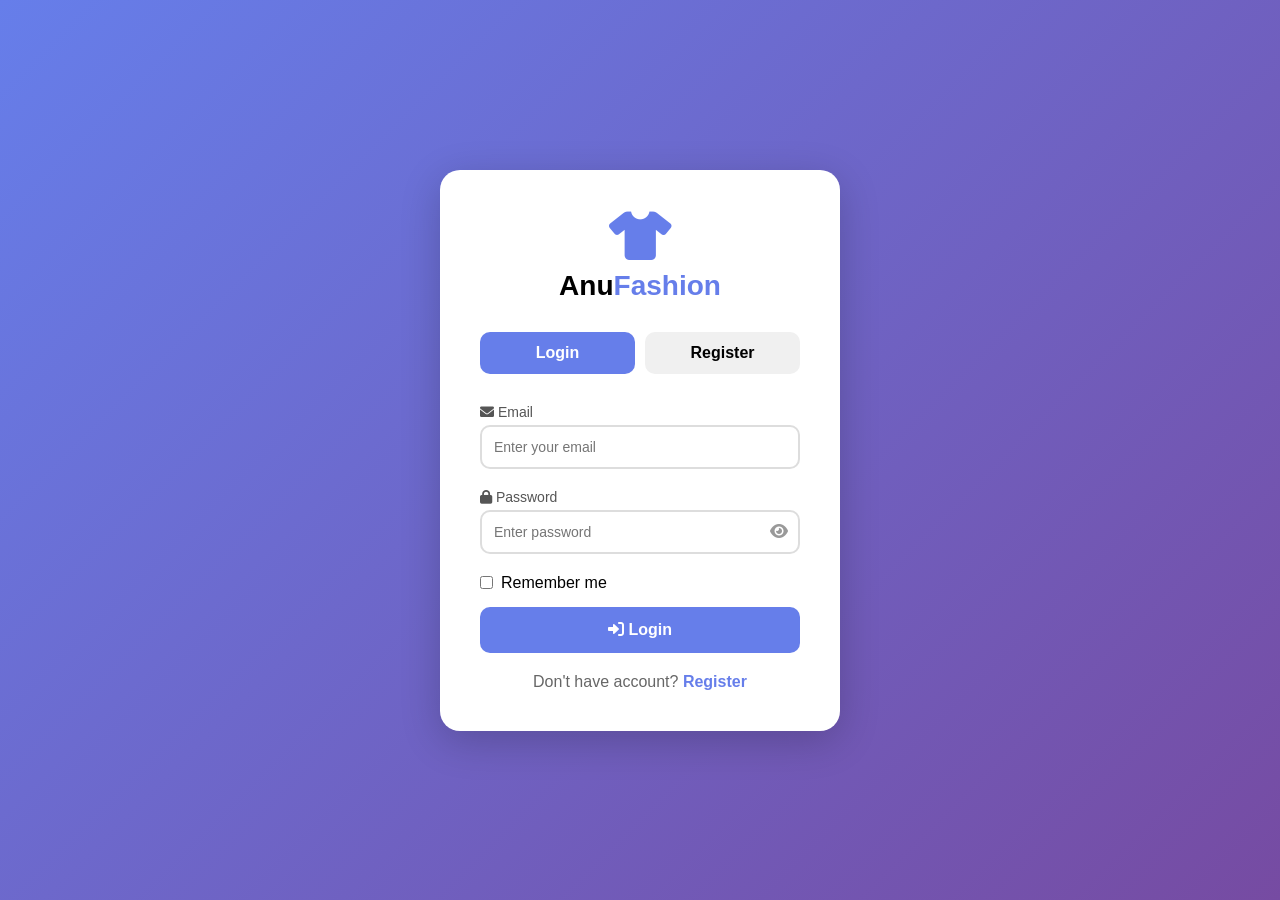
<file: login.html>
<!DOCTYPE html>
<html lang="en">
<head>
    <meta charset="UTF-8">
    <meta name="viewport" content="width=device-width, initial-scale=1.0">
    <title>Anu Fashions - Login</title>
    <style>
        * {
            margin: 0;
            padding: 0;
            box-sizing: border-box;
            font-family: Arial, sans-serif;
        }

        body {
            background: linear-gradient(135deg, #667eea, #764ba2);
            height: 100vh;
            display: flex;
            justify-content: center;
            align-items: center;
        }

        .container {
            background: white;
            width: 90%;
            max-width: 400px;
            padding: 40px;
            border-radius: 20px;
            box-shadow: 0 10px 40px rgba(0,0,0,0.2);
        }

        .logo {
            text-align: center;
            margin-bottom: 30px;
        }

        .logo i {
            font-size: 50px;
            color: #667eea;
        }

        .logo h1 {
            font-size: 28px;
            margin-top: 10px;
        }

        .logo span {
            color: #667eea;
        }

        .tabs {
            display: flex;
            gap: 10px;
            margin-bottom: 30px;
        }

        .tab {
            flex: 1;
            padding: 12px;
            border: none;
            background: #f0f0f0;
            cursor: pointer;
            font-size: 16px;
            font-weight: bold;
            border-radius: 10px;
            transition: 0.3s;
        }

        .tab.active {
            background: #667eea;
            color: white;
        }

        .form {
            display: none;
        }

        .form.active {
            display: block;
        }

        .input-group {
            margin-bottom: 20px;
        }

        .input-group label {
            display: block;
            margin-bottom: 5px;
            color: #555;
            font-size: 14px;
        }

        .input-group input {
            width: 100%;
            padding: 12px;
            border: 2px solid #ddd;
            border-radius: 10px;
            font-size: 14px;
            transition: 0.3s;
        }

        .input-group input:focus {
            border-color: #667eea;
            outline: none;
        }

        .password-field {
            position: relative;
        }

        .toggle-password {
            position: absolute;
            right: 12px;
            top: 50%;
            transform: translateY(-50%);
            cursor: pointer;
            color: #999;
        }

        .checkbox {
            display: flex;
            align-items: center;
            gap: 8px;
            margin: 15px 0;
        }

        .btn {
            width: 100%;
            padding: 14px;
            background: #667eea;
            color: white;
            border: none;
            border-radius: 10px;
            font-size: 16px;
            font-weight: bold;
            cursor: pointer;
            transition: 0.3s;
        }

        .btn:hover {
            background: #764ba2;
        }

        .switch-text {
            text-align: center;
            margin-top: 20px;
            color: #666;
        }

        .switch-text a {
            color: #667eea;
            text-decoration: none;
            font-weight: bold;
        }

        .switch-text a:hover {
            text-decoration: underline;
        }

        .message {
            padding: 10px;
            border-radius: 10px;
            margin-bottom: 20px;
            text-align: center;
            display: none;
        }

        .message.success {
            background: #d4edda;
            color: #155724;
            display: block;
        }

        .message.error {
            background: #f8d7da;
            color: #721c24;
            display: block;
        }
    </style>
    <link rel="stylesheet" href="https://cdnjs.cloudflare.com/ajax/libs/font-awesome/6.0.0/css/all.min.css">
</head>
<body>
    <div class="container">
        <div class="logo">
            <i class="fas fa-tshirt"></i>
            <h1>Anu<span>Fashion</span></h1>
        </div>
        <div class="tabs">
            <button class="tab active" onclick="showTab('login')">Login</button>
            <button class="tab" onclick="showTab('register')">Register</button>
        </div>
        <div id="message" class="message"></div>
        <div id="loginForm" class="form active">
            <div class="input-group">
                <label><i class="fas fa-envelope"></i> Email</label>
                <input type="email" id="loginEmail" placeholder="Enter your email">
            </div>
            
            <div class="input-group">
                <label><i class="fas fa-lock"></i> Password</label>
                <div class="password-field">
                    <input type="password" id="loginPassword" placeholder="Enter password">
                    <span class="toggle-password" onclick="togglePassword('loginPassword')">
                        <i class="fas fa-eye"></i>
                    </span>
                </div>
            </div>

            <div class="checkbox">
                <input type="checkbox" id="remember">
                <label for="remember">Remember me</label>
            </div>

            <button class="btn" onclick="handleLogin()">
                <i class="fas fa-sign-in-alt"></i> Login
            </button>

            <p class="switch-text">
                Don't have account? 
                <a href="#" onclick="showTab('register')">Register</a>
            </p>
        </div>
        <div id="registerForm" class="form">
            <div class="input-group">
                <label><i class="fas fa-user"></i> Full Name</label>
                <input type="text" id="regName" placeholder="Enter your name">
            </div>

            <div class="input-group">
                <label><i class="fas fa-envelope"></i> Email</label>
                <input type="email" id="regEmail" placeholder="Enter your email">
            </div>

            <div class="input-group">
                <label><i class="fas fa-phone"></i> Phone</label>
                <input type="tel" id="regPhone" placeholder="Enter phone number">
            </div>

            <div class="input-group">
                <label><i class="fas fa-lock"></i> Password</label>
                <div class="password-field">
                    <input type="password" id="regPassword" placeholder="Create password">
                    <span class="toggle-password" onclick="togglePassword('regPassword')">
                        <i class="fas fa-eye"></i>
                    </span>
                </div>
            </div>

            <div class="checkbox">
                <input type="checkbox" id="terms">
                <label for="terms">I accept Terms & Conditions</label>
            </div>

            <button class="btn" onclick="handleRegister()">
                <i class="fas fa-user-plus"></i> Register
            </button>

            <p class="switch-text">
                Already have account? 
                <a href="#" onclick="showTab('login')">Login</a>
            </p>
        </div>
    </div>

    <script>
        function showTab(tab) {
            document.querySelectorAll('.tab').forEach(t => t.classList.remove('active'));
            if (tab === 'login') {
                document.getElementById('loginTab').classList.add('active');
                document.getElementById('loginForm').classList.add('active');
                document.getElementById('registerForm').classList.remove('active');
            } else {
                document.getElementById('registerTab').classList.add('active');
                document.getElementById('registerForm').classList.add('active');
                document.getElementById('loginForm').classList.remove('active');
            }
            document.getElementById('message').style.display = 'none';
        }
        function togglePassword(id) {
            const input = document.getElementById(id);
            const icon = event.currentTarget.querySelector('i');
            
            if (input.type === 'password') {
                input.type = 'text';
                icon.classList.remove('fa-eye');
                icon.classList.add('fa-eye-slash');
            } else {
                input.type = 'password';
                icon.classList.remove('fa-eye-slash');
                icon.classList.add('fa-eye');
            }
        }
        function handleLogin() {
            const email = document.getElementById('loginEmail').value;
            const password = document.getElementById('loginPassword').value;
            const message = document.getElementById('message');

            if (!email || !password) {
                showMessage('Please fill all fields', 'error');
                return;
            }

            if (!email.includes('@') || !email.includes('.')) {
                showMessage('Please enter valid email', 'error');
                return;
            }

            if (password.length < 6) {
                showMessage('Password must be at least 6 characters', 'error');
                return;
            }
            if (email === 'demo@anufashion.com' && password === 'password123') {
                showMessage('Login successful! Redirecting...', 'success');
                setTimeout(() => {
                    window.location.href = 'https://anufashion.com';
                }, 2000);
            } else {
                showMessage('Invalid email or password! Try demo@anufashion.com / password123', 'error');
            }
        }
        function handleRegister() {
            const name = document.getElementById('regName').value;
            const email = document.getElementById('regEmail').value;
            const phone = document.getElementById('regPhone').value;
            const password = document.getElementById('regPassword').value;
            const terms = document.getElementById('terms').checked;
            const message = document.getElementById('message');

            if (!name || !email || !phone || !password) {
                showMessage('Please fill all fields', 'error');
                return;
            }

            if (!terms) {
                showMessage('Please accept terms & conditions', 'error');
                return;
            }

            if (!email.includes('@') || !email.includes('.')) {
                showMessage('Please enter valid email', 'error');
                return;
            }

            if (phone.length < 10) {
                showMessage('Please enter valid phone number', 'error');
                return;
            }

            if (password.length < 6) {
                showMessage('Password must be at least 6 characters', 'error');
                return;
            }

            showMessage('Registration successful! Please login.', 'success');
            
            setTimeout(() => {
                document.getElementById('regName').value = '';
                document.getElementById('regEmail').value = '';
                document.getElementById('regPhone').value = '';
                document.getElementById('regPassword').value = '';
                document.getElementById('terms').checked = false;
                showTab('login');
            }, 2000);
        }

        function showMessage(text, type) {
            const message = document.getElementById('message');
            message.textContent = text;
            message.className = `message ${type}`;
            
            setTimeout(() => {
                message.style.display = 'none';
            }, 5000);
        }

        document.addEventListener('DOMContentLoaded', () => {
            console.log('Demo credentials: demo@anufashion.com / password123');
        });
    </script>
</body>
</html>
</file>
